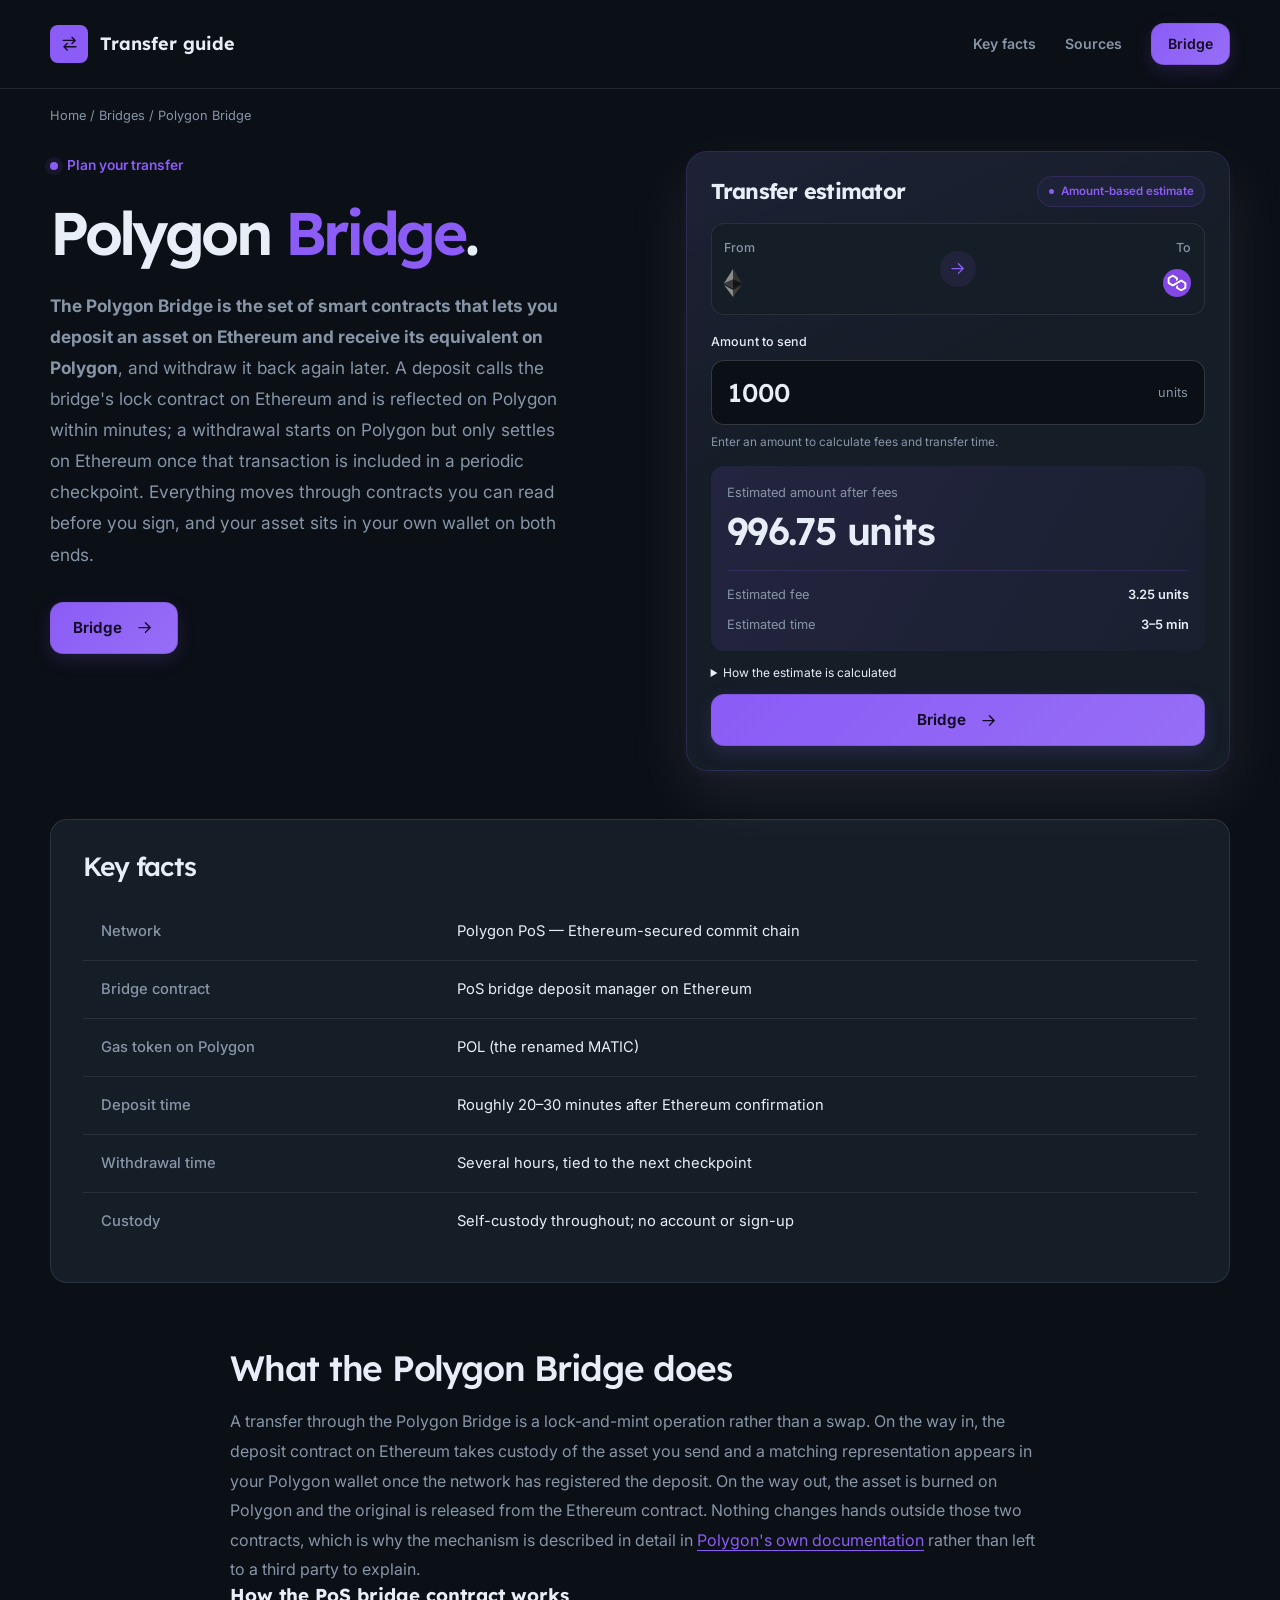
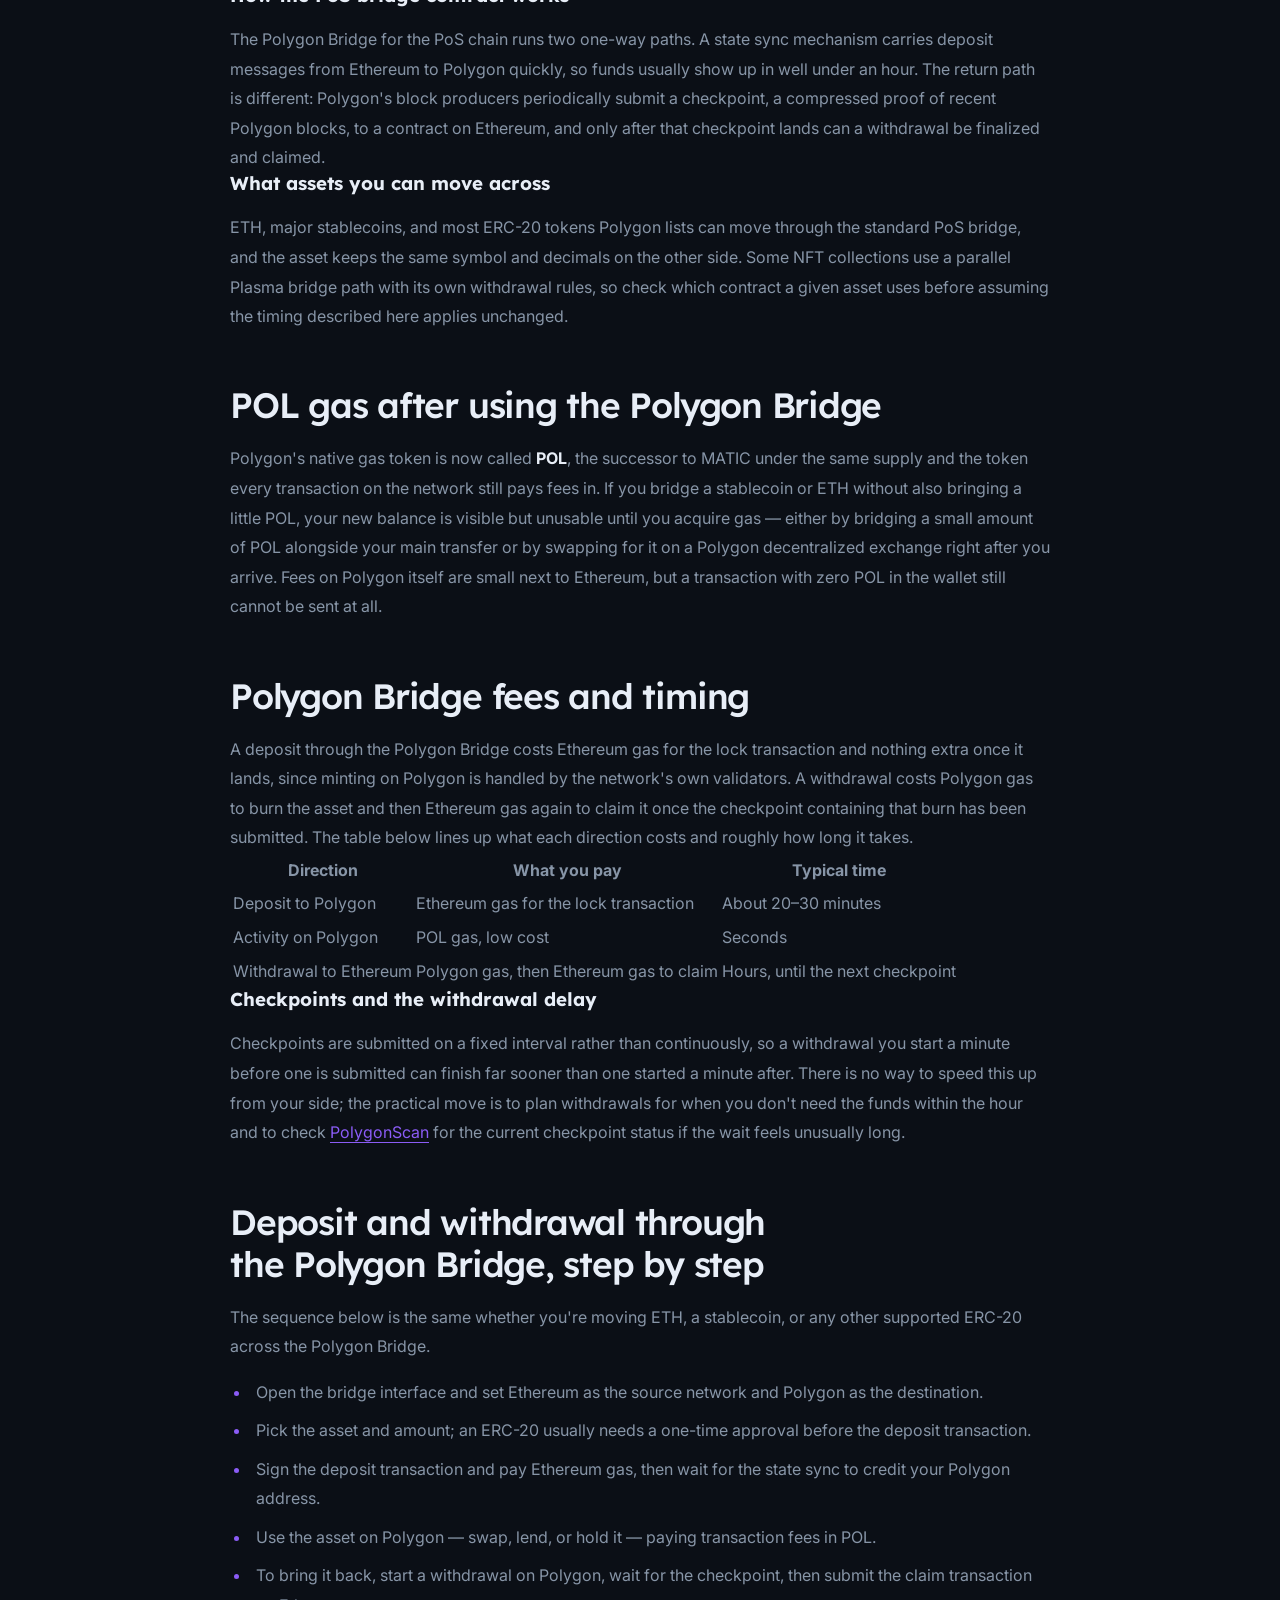
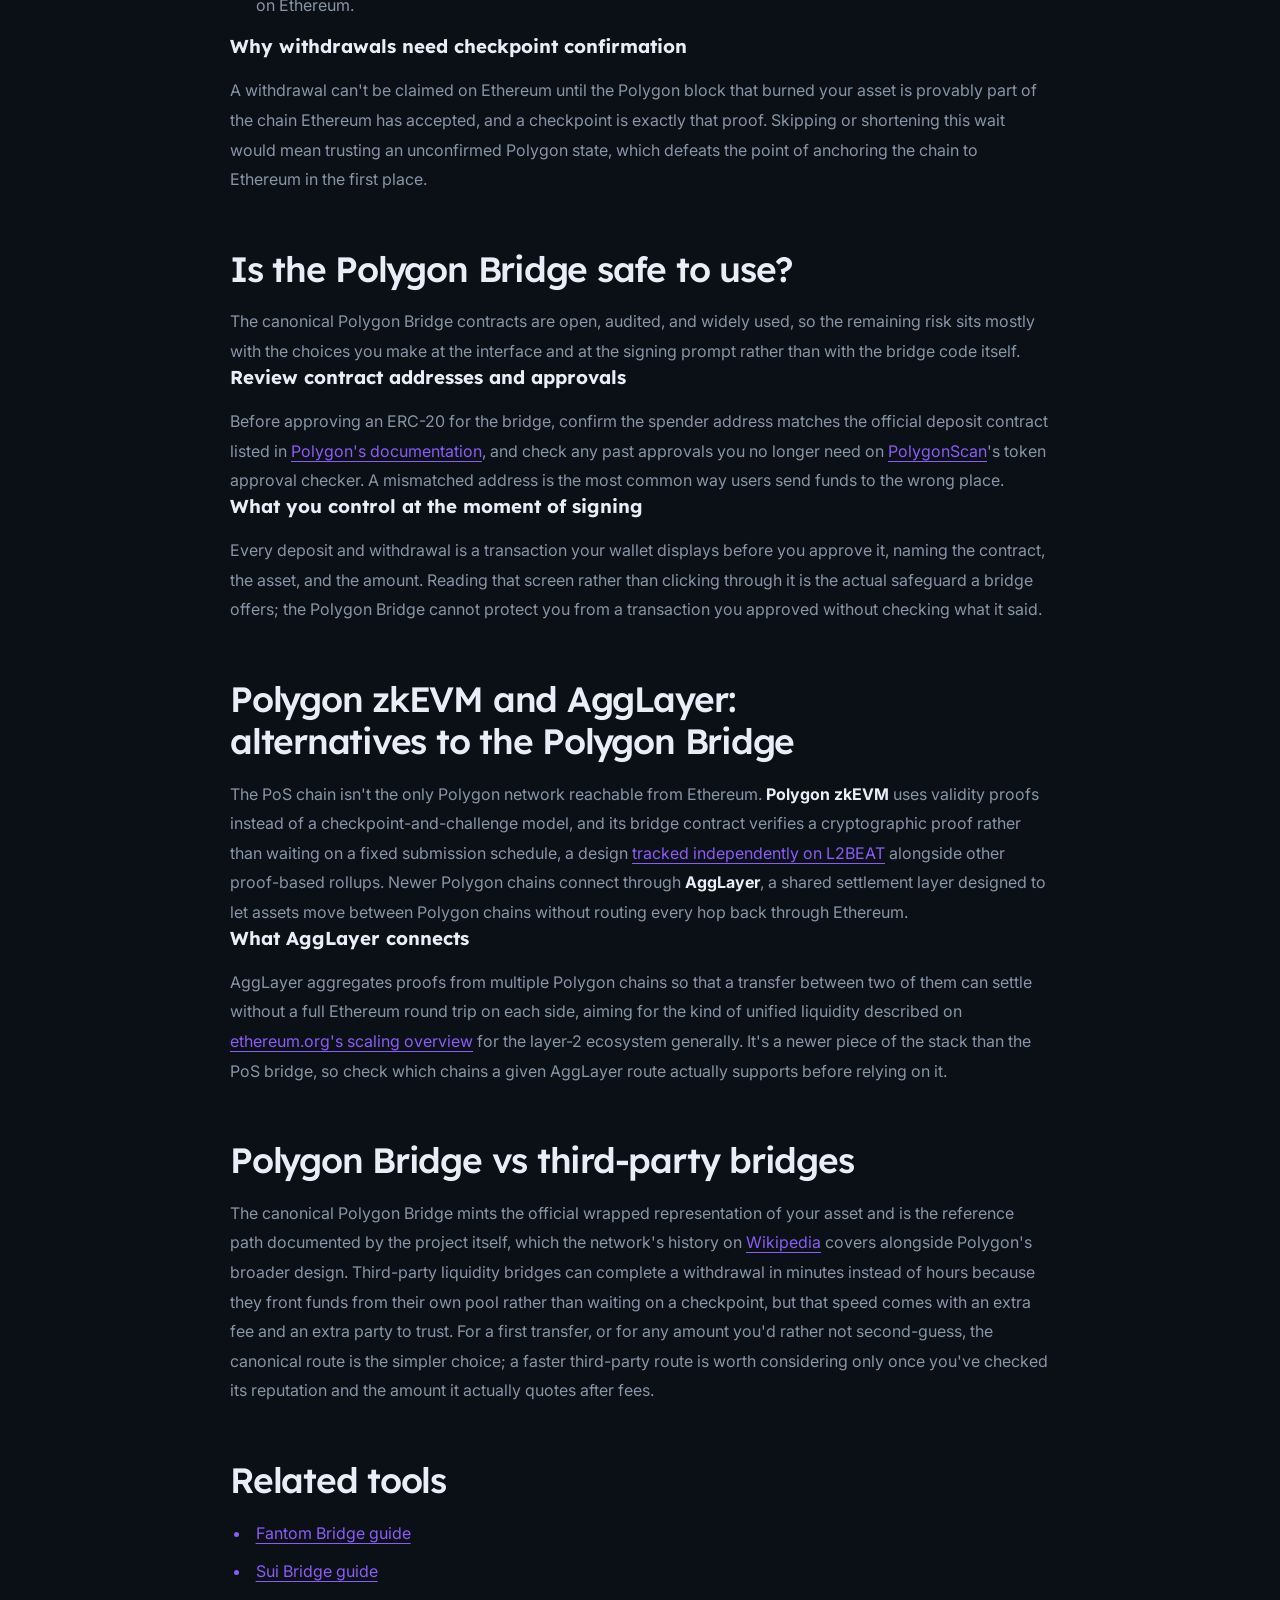
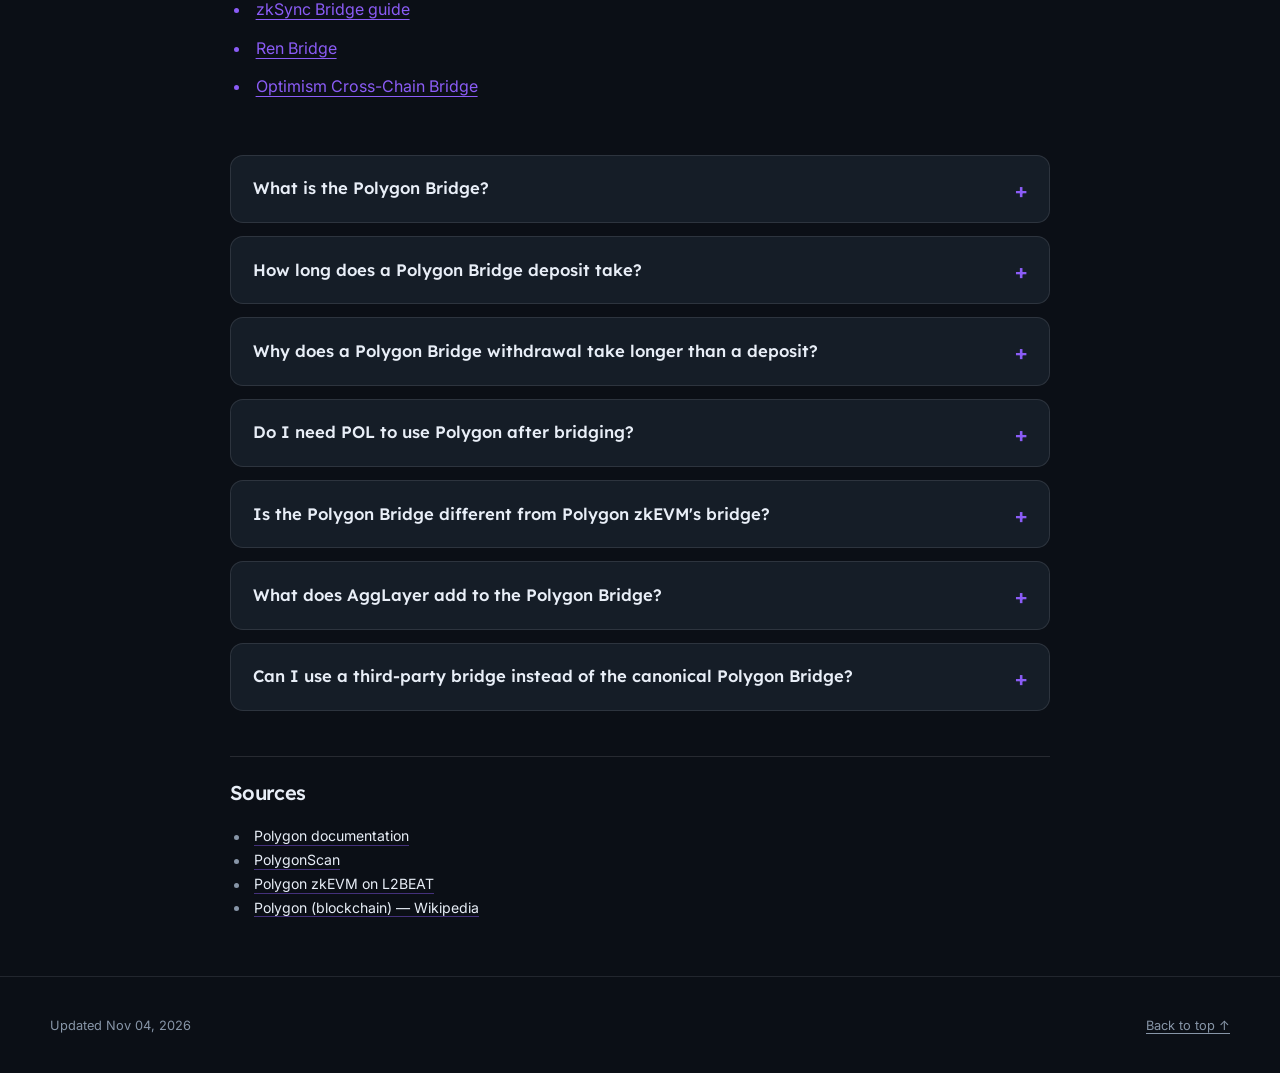
<file: index.html>
<!doctype html>
<html lang="en">
<head>
  <meta charset="utf-8">
  <meta name="viewport" content="width=device-width, initial-scale=1">
  <title>Polygon Bridge — Move Assets from Ethereum to Polygon</title>
  <meta name="description" content="How the Polygon Bridge works: the PoS deposit contract, checkpoint-based withdrawals, POL gas, and the zkEVM/AggLayer routes you can use instead. A complete how-to for self-custody transfers.">
  <link rel="canonical" href="https://polygon-bridge-app.github.io/">
  <meta property="og:type" content="website">
  <meta property="og:title" content="Polygon Bridge">
  <meta property="og:description" content="How the Polygon Bridge works: the PoS deposit contract, checkpoint-based withdrawals, POL gas, and the zkEVM/AggLayer routes you can use instead. A complete how-to for self-custody transfers.">
  <meta property="og:url" content="https://polygon-bridge-app.github.io/">
  <meta property="og:image" content="https://polygon-bridge-app.github.io/og.png">
  <meta name="twitter:card" content="summary_large_image">
  <meta name="twitter:title" content="Polygon Bridge">
  <meta name="twitter:description" content="How the Polygon Bridge works: the PoS deposit contract, checkpoint-based withdrawals, POL gas, and the zkEVM/AggLayer routes you can use instead. A complete how-to for self-custody transfers.">
  <meta name="twitter:image" content="https://polygon-bridge-app.github.io/og.png">
<link rel="preconnect" href="https://fonts.googleapis.com"><link rel="preconnect" href="https://fonts.gstatic.com" crossorigin><link rel="stylesheet" href="https://fonts.googleapis.com/css2?family=Inter:wght@400;500;600;700&family=Lexend:wght@500;600;700&display=swap">
<script type="application/ld+json">{"@context": "https://schema.org", "@graph": [{"@type": "WebSite", "@id": "https://polygon-bridge-app.github.io/#website", "url": "https://polygon-bridge-app.github.io/", "name": "Polygon Bridge — Move Assets from Ethereum to Polygon"}, {"@type": "WebPage", "@id": "https://polygon-bridge-app.github.io/#webpage", "url": "https://polygon-bridge-app.github.io/", "name": "Polygon Bridge — Move Assets from Ethereum to Polygon", "isPartOf": {"@id": "https://polygon-bridge-app.github.io/#website"}, "description": "How the Polygon Bridge works: the PoS deposit contract, checkpoint-based withdrawals, POL gas, and the zkEVM/AggLayer routes you can use instead. A complete how-to for self-custody transfers.", "datePublished": "2026-11-04", "dateModified": "2026-11-04"}, {"@type": "SoftwareApplication", "name": "Polygon Bridge", "applicationCategory": "FinanceApplication", "operatingSystem": "Web", "offers": {"@type": "Offer", "price": "0", "priceCurrency": "USD"}}, {"@type": "BreadcrumbList", "itemListElement": [{"@type": "ListItem", "position": 1, "name": "Home", "item": "https://polygon-bridge-app.github.io/"}, {"@type": "ListItem", "position": 2, "name": "Bridges"}, {"@type": "ListItem", "position": 3, "name": "Polygon Bridge"}]}, {"@type": "FAQPage", "mainEntity": [{"@type": "Question", "name": "What is the Polygon Bridge?", "acceptedAnswer": {"@type": "Answer", "text": "It's the contract system that locks an asset on Ethereum and mints or releases its equivalent on Polygon. A deposit credits your Polygon wallet within minutes; a withdrawal settles on Ethereum only after the relevant Polygon block is included in a checkpoint."}}, {"@type": "Question", "name": "How long does a Polygon Bridge deposit take?", "acceptedAnswer": {"@type": "Answer", "text": "Typically around 20 to 30 minutes after your Ethereum transaction confirms, since the deposit needs to be picked up by the state sync process before it appears on Polygon."}}, {"@type": "Question", "name": "Why does a Polygon Bridge withdrawal take longer than a deposit?", "acceptedAnswer": {"@type": "Answer", "text": "Withdrawals can only be claimed on Ethereum once the Polygon block that burned the asset is covered by a checkpoint, and checkpoints are submitted on a fixed interval rather than continuously, which stretches the wait to hours."}}, {"@type": "Question", "name": "Do I need POL to use Polygon after bridging?", "acceptedAnswer": {"@type": "Answer", "text": "Yes. Transactions on Polygon pay gas in POL, the renamed MATIC. Bridge a small amount of POL with your main asset, or swap for it on a Polygon exchange right after your deposit lands, or your new balance will sit unusable."}}, {"@type": "Question", "name": "Is the Polygon Bridge different from Polygon zkEVM's bridge?", "acceptedAnswer": {"@type": "Answer", "text": "Yes. The PoS bridge relies on periodic checkpoints for withdrawals, while the Polygon zkEVM bridge verifies a validity proof instead. They are separate contracts connecting separate networks, both reachable from Ethereum."}}, {"@type": "Question", "name": "What does AggLayer add to the Polygon Bridge?", "acceptedAnswer": {"@type": "Answer", "text": "AggLayer lets assets move between different Polygon chains by aggregating their proofs at a shared settlement layer, aiming to avoid a full Ethereum round trip on every hop between those chains."}}, {"@type": "Question", "name": "Can I use a third-party bridge instead of the canonical Polygon Bridge?", "acceptedAnswer": {"@type": "Answer", "text": "Yes, and it can finish a withdrawal faster because it fronts liquidity rather than waiting on a checkpoint. That speed comes with an added fee and an added party to trust, so check its reputation and quoted amount before choosing it over the canonical route."}}]}]}</script>
  <style>
    :root{--bg:#0B0F16;--surface:#151D27;--text:#E8EEF7;--muted:#8795A7;--accent:#8B5CF6;--accent-ink:#140A24;--radius:13px;--display:"Lexend";--body:"Inter"}
    * { box-sizing: border-box; }
    html { scroll-behavior: smooth; scroll-padding-top: 2rem; }
    body { margin: 0; background: var(--bg); color: var(--text); font: 400 1rem/1.7 var(--body); -webkit-font-smoothing: antialiased; }
    a { color: var(--accent); text-underline-offset: .22em; }
    a:hover { text-decoration-thickness: .12em; }
    :focus-visible { outline: 3px solid var(--accent); outline-offset: 5px; }
    ::selection { background: var(--accent); color: var(--accent-ink); }
    h1, h2, h3, h4, h5, h6 { font-family: var(--display); line-height: 1.15; text-wrap: balance; }
    p, h1, h2, h3 { margin-top: 0; }
    img, svg { max-width: 100%; vertical-align: middle; }
    .cd0e83f { width: min(1180px, calc(100% - 3rem)); margin-inline: auto; }
    .ca0cefb { position: absolute; z-index: 5; top: .5rem; left: 1rem; padding: .7rem 1rem; background: var(--surface); transform: translateY(-180%); border-radius: var(--radius); }
    .ca0cefb:focus { transform: translateY(0); }
    .cffc848 { border-bottom: 1px solid color-mix(in srgb,var(--text) 10%,transparent); }
    .c4275b1 { min-height: 88px; display: flex; align-items: center; justify-content: space-between; gap: 1.5rem; }
    .c5e9465 { display: inline-flex; align-items: center; gap: .7rem; color: var(--text); font: 650 1.12rem/1.2 var(--display); text-decoration: none; }
    .ca8a797 { display: grid; place-items: center; width: 2.4rem; height: 2.4rem; border-radius: calc(var(--radius) * .6); background: var(--accent); color: var(--accent-ink); }
    .c1120ab { width: 1.2rem; height: 1.2rem; fill: none; stroke: var(--accent-ink); stroke-width: 1.7; stroke-linecap: round; stroke-linejoin: round; flex: 0 0 auto; }
    .ca9c09e { display: flex; align-items: center; gap: 1.8rem; }
    .ca9c09e > a { font-size: .88rem; font-weight: 600; text-decoration: none; }
    .ca9c09e > a:not(.c1b9aac) { color: var(--muted); }
    .c1b9aac { display: inline-flex; align-items: center; justify-content: center; gap: .8rem; min-height: 52px; padding: .85rem 1.4rem; border: 1px solid color-mix(in srgb,var(--accent-ink) 12%,transparent); border-radius: var(--radius); background: linear-gradient(135deg,var(--accent),color-mix(in srgb,var(--accent) 88%,var(--text))); color: var(--accent-ink); font: 650 .95rem/1.3 var(--body); text-decoration: none; box-shadow: 0 6px 18px color-mix(in srgb,var(--accent) 17%,transparent); transition: transform .18s ease, box-shadow .18s ease; }
    .c1b9aac:hover { transform: translateY(-2px); box-shadow: 0 9px 24px color-mix(in srgb,var(--accent) 25%,transparent); }
    .c4275b1 .c1b9aac { min-height: 42px; padding: .65rem 1rem; }
    .c1ed714 { padding-block: 1rem 0; color: var(--muted); font-size: .8rem; overflow-wrap: anywhere; }
    .c3c691d { color: var(--muted); }
    .c3c691d a, a.c3c691d { color: var(--muted); text-decoration: none; }
    .c3c691d a:hover, a.c3c691d:hover { color: var(--accent); text-decoration: underline; }
    .c3c691d ol, .c3c691d ul { display: flex; flex-wrap: wrap; gap: .5rem 1rem; padding: 0; margin: 0; list-style: none; }
    .c76aefb { display: grid; grid-template-columns: minmax(0,1.05fr) minmax(0,1fr); gap: clamp(2rem,5vw,4.5rem); align-items: start; padding-block: 1.5rem 3rem; }
    .cb4d548 { display: inline-flex; align-items: center; gap: .55rem; margin-bottom: 1.3rem; color: var(--accent); font-size: .86rem; font-weight: 600; }
    .cb4d548::before { content: ""; width: .5rem; height: .5rem; border-radius: 50%; background: var(--accent); box-shadow: 0 0 0 5px color-mix(in srgb,var(--accent) 9%,transparent); }
    h1 { margin-bottom: 1.4rem; font-size: clamp(2.5rem,4.7vw,4.35rem); font-weight: 600; letter-spacing: -.055em; overflow-wrap: anywhere; }
    h1 em { color: var(--accent); font-style: normal; }
    .c1605b3 { max-width: 48ch; margin-bottom: 2rem; color: var(--muted); font-size: 1.08rem; line-height: 1.8; }
    .c6d0f5f { position: relative; min-width: 0; padding: clamp(1.1rem,2.4vw,1.5rem); border: 1px solid color-mix(in srgb,var(--accent) 20%,var(--surface)); border-radius: calc(var(--radius) * 1.6); background: linear-gradient(155deg,color-mix(in srgb,var(--accent) 7%,var(--surface)),var(--surface) 40%); box-shadow: 0 24px 64px color-mix(in srgb,var(--text) 9%,transparent),0 4px 12px color-mix(in srgb,var(--accent) 6%,transparent); }
    .cc9346e { display: flex; flex-wrap: wrap; align-items: center; justify-content: space-between; gap: .7rem; margin-bottom: 1rem; }
    .cc9346e h2 { margin: 0; font-size: 1.35rem; letter-spacing: -.035em; }
    .c937091 { display: inline-flex; align-items: center; gap: .4rem; padding: .3rem .65rem; border: 1px solid color-mix(in srgb,var(--accent) 16%,transparent); border-radius: 999px; background: color-mix(in srgb,var(--accent) 8%,var(--surface)); color: var(--accent); font-size: .72rem; font-weight: 600; }
    .c937091::before { content: ""; width: .35rem; height: .35rem; border-radius: 50%; background: var(--accent); }
    .c1dba9b { display: grid; grid-template-columns: minmax(0,1fr) auto minmax(0,1fr); align-items: center; gap: .8rem; padding: .8rem; margin-bottom: 1rem; border: 1px solid color-mix(in srgb,var(--text) 9%,transparent); border-radius: var(--radius); background: var(--surface); }
    .c66c49d { min-width: 0; display: flex; flex-direction: column; align-items: flex-start; gap: .45rem; }
    .c66c49d:last-child { align-items: flex-end; }
    .c636a9d, .cc41755 { color: var(--muted); font-size: .78rem; font-weight: 500; }
    .c57e02c { display: flex; align-items: center; min-height: 36px; max-width: 100%; overflow-wrap: anywhere; font: 600 1rem/1.3 var(--display); }
    .c57e02c img, .c57e02c svg { max-height: 36px; width: auto; max-width: 100%; object-fit: contain; }
    .c3eeae2 { display: grid; place-items: center; width: 2.25rem; height: 2.25rem; border-radius: 50%; background: color-mix(in srgb,var(--accent) 9%,var(--surface)); }
    .c3eeae2 .c1120ab { stroke: var(--accent); }
    .cc41755 { display: block; margin-bottom: .5rem; color: var(--text); }
    .cda90aa { display: flex; align-items: center; gap: .75rem; padding: .8rem 1rem; border: 1px solid color-mix(in srgb,var(--text) 18%,transparent); border-radius: var(--radius); background: var(--bg); transition: border-color .18s ease; }
    .cda90aa:focus-within { border-color: var(--accent); box-shadow: 0 0 0 3px color-mix(in srgb,var(--accent) 12%,transparent); }
    .cda90aa input { width: 100%; min-width: 0; padding: .2rem 0; border: 0; background: var(--bg); color: var(--text); font: 550 1.6rem/1.2 var(--display); font-variant-numeric: tabular-nums; }
    .cda90aa input:focus { outline: 0; }
    .ca4bd64 { color: var(--muted); font-size: .8rem; }
    .c47d3d6 { margin: .45rem 0 .85rem; color: var(--muted); font-size: .74rem; }
    .cc63905 { margin: .5rem 0; color: var(--text); font-size: .8rem; font-weight: 600; }
    [hidden] { display: none !important; }
    .c218534 { padding: 1rem; border-radius: var(--radius); background: linear-gradient(120deg,color-mix(in srgb,var(--accent) 12%,var(--surface)),color-mix(in srgb,var(--accent) 4%,var(--surface))); }
    .cfbf0b7 { margin-bottom: .25rem; color: var(--muted); font-size: .8rem; }
    .c99311c { display: block; color: var(--text); font: 600 clamp(1.7rem,3vw,2.5rem)/1.3 var(--display); letter-spacing: -.04em; font-variant-numeric: tabular-nums; overflow-wrap: anywhere; }
    .c99311c small { color: var(--muted); font: 400 .8rem/1.4 var(--body); letter-spacing: 0; }
    .c218534 dl { display: grid; gap: .5rem; margin: .8rem 0 0; padding-top: .8rem; border-top: 1px solid color-mix(in srgb,var(--accent) 15%,transparent); font-size: .8rem; }
    .c218534 dl div { display: flex; flex-wrap: wrap; justify-content: space-between; gap: .25rem 1rem; }
    .c218534 dt { color: var(--muted); }
    .c218534 dd { margin: 0; font-weight: 600; font-variant-numeric: tabular-nums; }
    .cb06bf9 { margin-block: .7rem; color: var(--muted); font-size: .75rem; }
    .cb06bf9 summary { width: fit-content; color: var(--text); cursor: pointer; }
    .cb06bf9 p { margin: .65rem 0 0; }
    .c6d0f5f > .c1b9aac { width: 100%; }
    .ccf5ec6 { padding: 2rem; border: 1px solid color-mix(in srgb,var(--text) 10%,transparent); border-radius: calc(var(--radius) * 1.3); background: var(--surface); }
    .c565c7d { margin-bottom: 1.3rem; font-size: 1.65rem; font-weight: 550; letter-spacing: -.035em; }
    .c64ebe2 { max-width: 100%; overflow-x: auto; }
    .ca0a15b { width: 100%; border-collapse: collapse; text-align: left; font-size: .92rem; }
    .ca0a15b caption { padding-bottom: 1rem; text-align: left; color: var(--muted); }
    .ca0a15b th, .ca0a15b td { padding: 1rem 1.1rem; border-bottom: 1px solid color-mix(in srgb,var(--text) 9%,transparent); vertical-align: top; overflow-wrap: anywhere; }
    .ca0a15b th { color: var(--muted); font-weight: 500; }
    .ca0a15b thead { background: color-mix(in srgb,var(--accent) 5%,var(--surface)); }
    .ca0a15b tbody tr:last-child > * { border-bottom: 0; }
    .c599c4c { max-width: 820px; padding-block: 4rem 2rem; }
    .cef9499 { margin-bottom: 3.3rem; }
    .cd38df9 { margin: 0 0 1.1rem; font: 550 clamp(1.6rem,3vw,2.2rem)/1.2 var(--display); letter-spacing: -.035em; }
    .c623eb5 { color: var(--muted); line-height: 1.85; overflow-wrap: anywhere; }
    .c623eb5 p { margin-bottom: 1.2rem; }
    .c623eb5 strong, .c623eb5 h3, .c623eb5 h4 { color: var(--text); }
    .c623eb5 ul, .c623eb5 ol { padding-left: 1.3rem; }
    .c623eb5 li { padding-left: .3rem; margin-block: .55rem; }
    .c623eb5 li::marker { color: var(--accent); }
    .c623eb5 blockquote { margin: 1.5rem 0; padding: 1rem 1.4rem; border-left: 3px solid var(--accent); border-radius: 0 var(--radius) var(--radius) 0; background: var(--surface); color: var(--text); }
    .c623eb5 img { height: auto; border-radius: var(--radius); }
    .c623eb5 pre { overflow-x: auto; padding: 1rem; border-radius: var(--radius); background: var(--surface); }
    .c623eb5 code, .c623eb5 pre { font-family: var(--body); }
    .cd95d9a { margin-block: .8rem; border: 1px solid color-mix(in srgb,var(--text) 11%,transparent); border-radius: var(--radius); background: var(--surface); overflow: hidden; }
    .c156d04 { position: relative; padding: 1.3rem 3.5rem 1.3rem 1.4rem; list-style: none; cursor: pointer; color: var(--text); font: 550 1.04rem/1.5 var(--display); }
    .c156d04::-webkit-details-marker { display: none; }
    .c156d04::after { content: "+"; position: absolute; right: 1.4rem; top: 1.2rem; color: var(--accent); font-size: 1.3rem; }
    details[open] > .c156d04::after { content: "−"; }
    .cd95d9a[open] { border-color: color-mix(in srgb,var(--accent) 35%,var(--surface)); }
    .c156d04:focus-visible { outline-offset: -5px; }
    .cab812b { padding: 0 1.4rem 1.4rem; color: var(--muted); overflow-wrap: anywhere; }
    .cab812b > :last-child { margin-bottom: 0; }
    .cf7b0a7 { max-width: 820px; padding-block: 1.5rem 3.5rem; border-top: 1px solid color-mix(in srgb,var(--text) 12%,transparent); }
    .cf7b0a7 .c565c7d { font-size: 1.25rem; }
    .c204382 { margin: 0; padding-left: 1.25rem; color: var(--muted); font-size: .88rem; }
    .c88dcaf { padding-block: .4rem; padding-left: .25rem; overflow-wrap: anywhere; }
    .c88dcaf a, a.c88dcaf { color: var(--text); text-decoration-color: color-mix(in srgb,var(--accent) 45%,transparent); }
    .c88dcaf a:hover, a.c88dcaf:hover { color: var(--accent); }
    .cfa010d { border-top: 1px solid color-mix(in srgb,var(--text) 10%,transparent); }
    .cdd0289 { display: flex; align-items: center; justify-content: space-between; flex-wrap: wrap; gap: 1rem; min-height: 96px; padding-block: 1.5rem; color: var(--muted); font-size: .8rem; }
    .cdd0289 p { margin: 0; }
    .cdd0289 a { color: var(--muted); }
    @media (max-width: 850px) { .c76aefb { grid-template-columns: minmax(0,1fr); gap: 2.5rem; padding-block: 2.5rem 3.5rem; } .ceb6164 { max-width: 650px; } .c6d0f5f { width: 100%; max-width: 600px; justify-self: center; } h1 { font-size: clamp(2.5rem,7vw,4rem); } .c1605b3 { max-width: 60ch; } }
    @media (max-width: 540px) { .cd0e83f { width: calc(100% - 2rem); } .c4275b1 { min-height: 76px; gap: .7rem; } .c5e9465 { font-size: .95rem; gap: .45rem; } .ca8a797 { width: 2rem; height: 2rem; } .ca9c09e { gap: .6rem; } .ca9c09e > a:not(.c1b9aac) { display: none; } .c4275b1 .c1b9aac { padding-inline: .85rem; font-size: .8rem; } .ccf5ec6 { padding: 1.25rem; } .ca0a15b th, .ca0a15b td { padding: .8rem .55rem; } .ceb6164 > .c1b9aac { width: 100%; } .c599c4c { padding-top: 2.8rem; } .cdd0289 { align-items: flex-start; flex-direction: column; } }
    @media (prefers-reduced-motion: reduce) { html { scroll-behavior: auto; } .c1b9aac, .cda90aa { transition: none; } .c1b9aac:hover { transform: none; } }
  </style>
</head>
<body>
  <a class="ca0cefb" href="#content">Skip to content</a>
  <header class="cffc848">
    <nav class="c4275b1 cd0e83f" aria-label="Primary navigation">
      <a class="c5e9465" href="#top" aria-label="Transfer guide, top of page">
        <span class="ca8a797" aria-hidden="true"><svg class="c1120ab" viewBox="0 0 24 24"><path d="M4 8h15m-4-4 4 4-4 4M20 16H5m4-4-4 4 4 4"/></svg></span>
        Transfer guide
      </a>
      <div class="ca9c09e">
        <a href="#facts">Key facts</a>
        <a href="#sources">Sources</a>
        <a class="c1b9aac" href="dashboard/">Bridge</a>
      </div>
    </nav>
  </header>
  <div class="cd0e83f" id="top">
    <div class="c1ed714"><nav class="c3c691d" aria-label="Breadcrumb"><a href="dashboard/">Home</a> <span>/</span> <span>Bridges</span> <span>/</span> <span>Polygon Bridge</span></nav></div>
    <section class="c76aefb" aria-labelledby="hero-title">
      <div class="ceb6164">
        <p class="cb4d548">Plan your transfer</p>
        <h1 id="hero-title">Polygon <em>Bridge</em>.</h1>
        <p class="c1605b3"><strong>The Polygon Bridge is the set of smart contracts that lets you deposit an asset on Ethereum and receive its equivalent on Polygon</strong>, and withdraw it back again later. A deposit calls the bridge's lock contract on Ethereum and is reflected on Polygon within minutes; a withdrawal starts on Polygon but only settles on Ethereum once that transaction is included in a periodic checkpoint. Everything moves through contracts you can read before you sign, and your asset sits in your own wallet on both ends.</p>
        <a class="c1b9aac" href="dashboard/">Bridge <svg class="c1120ab" viewBox="0 0 24 24" aria-hidden="true"><path d="M5 12h14m-6-6 6 6-6 6"/></svg></a>
      </div>
      <aside class="c6d0f5f" aria-labelledby="widget-title">
        <div class="cc9346e">
          <h2 id="widget-title">Transfer estimator</h2>
          <span class="c937091">Amount-based estimate</span>
        </div>
        <div class="c1dba9b" aria-label="Transfer route">
          <div class="c66c49d"><span class="c636a9d">From</span><div class="c57e02c"><img src="assets/tokens/eth.svg" alt="Ethereum" width="28" height="28"></div></div>
          <span class="c3eeae2" aria-hidden="true"><svg class="c1120ab" viewBox="0 0 24 24"><path d="M5 12h14m-6-6 6 6-6 6"/></svg></span>
          <div class="c66c49d"><span class="c636a9d">To</span><div class="c57e02c"><img src="assets/tokens/polygon.svg" alt="Polygon" width="28" height="28"></div></div>
        </div>
        <label class="cc41755" for="amount">Amount to send</label>
        <div class="cda90aa">
          <input id="amount" type="number" inputmode="decimal" min="0.01" max="1000000000000" step="0.01" value="1000" required aria-describedby="amount-help amount-error">
          <span class="ca4bd64">units</span>
        </div>
        <p class="c47d3d6" id="amount-help">Enter an amount to calculate fees and transfer time.</p>
        <p class="cc63905" id="amount-error" hidden></p>
        <div class="c218534" role="status" aria-live="polite" aria-atomic="true">
          <div class="cfbf0b7">Estimated amount after fees</div>
          <output class="c99311c" id="result" for="amount">—</output>
          <dl>
            <div><dt>Estimated fee</dt><dd id="fee">—</dd></div>
            <div><dt>Estimated time</dt><dd id="duration">—</dd></div>
          </dl>
        </div>
        <details class="cb06bf9">
          <summary>How the estimate is calculated</summary>
          <p>Fee = 0.25 units + 0.3% of the amount, rounded to two decimal places and capped at the amount sent. The remaining amount uses the same units, at a 1:1 conversion. Time starts at 2 minutes, adds 1 minute per 2,500 units or part thereof, and is capped at 12 minutes. The displayed range adds 2 minutes to that estimate.</p>
        </details>
        <noscript><p class="c47d3d6">Enable JavaScript to calculate the estimate.</p></noscript>
        <a class="c1b9aac" href="dashboard/">Bridge <svg class="c1120ab" viewBox="0 0 24 24" aria-hidden="true"><path d="M5 12h14m-6-6 6 6-6 6"/></svg></a>
      </aside>
    </section>
    <section class="ccf5ec6" id="facts" aria-labelledby="facts-title">
      <h2 class="c565c7d" id="facts-title">Key facts</h2>
      <div class="c64ebe2"><table class="ca0a15b"><tbody><tr><th scope="row">Network</th><td>Polygon PoS — Ethereum-secured commit chain</td></tr>
<tr><th scope="row">Bridge contract</th><td>PoS bridge deposit manager on Ethereum</td></tr>
<tr><th scope="row">Gas token on Polygon</th><td>POL (the renamed MATIC)</td></tr>
<tr><th scope="row">Deposit time</th><td>Roughly 20–30 minutes after Ethereum confirmation</td></tr>
<tr><th scope="row">Withdrawal time</th><td>Several hours, tied to the next checkpoint</td></tr>
<tr><th scope="row">Custody</th><td>Self-custody throughout; no account or sign-up</td></tr></tbody></table></div>
    </section>
  </div>
  <main class="c599c4c cd0e83f" id="content">
    <section class="cef9499"><h2 class="cd38df9">What the Polygon Bridge does</h2><div class="c623eb5">A transfer through the Polygon Bridge is a lock-and-mint operation rather than a swap. On the way in, the deposit contract on Ethereum takes custody of the asset you send and a matching representation appears in your Polygon wallet once the network has registered the deposit. On the way out, the asset is burned on Polygon and the original is released from the Ethereum contract. Nothing changes hands outside those two contracts, which is why the mechanism is described in detail in <a href=\"https://docs.polygon.technology/\">Polygon's own documentation</a> rather than left to a third party to explain.<h3>How the PoS bridge contract works</h3>The Polygon Bridge for the PoS chain runs two one-way paths. A state sync mechanism carries deposit messages from Ethereum to Polygon quickly, so funds usually show up in well under an hour. The return path is different: Polygon's block producers periodically submit a checkpoint, a compressed proof of recent Polygon blocks, to a contract on Ethereum, and only after that checkpoint lands can a withdrawal be finalized and claimed.<h3>What assets you can move across</h3>ETH, major stablecoins, and most ERC-20 tokens Polygon lists can move through the standard PoS bridge, and the asset keeps the same symbol and decimals on the other side. Some NFT collections use a parallel Plasma bridge path with its own withdrawal rules, so check which contract a given asset uses before assuming the timing described here applies unchanged.</div></section>
<section class="cef9499"><h2 class="cd38df9">POL gas after using the Polygon Bridge</h2><div class="c623eb5">Polygon's native gas token is now called <strong>POL</strong>, the successor to MATIC under the same supply and the token every transaction on the network still pays fees in. If you bridge a stablecoin or ETH without also bringing a little POL, your new balance is visible but unusable until you acquire gas — either by bridging a small amount of POL alongside your main transfer or by swapping for it on a Polygon decentralized exchange right after you arrive. Fees on Polygon itself are small next to Ethereum, but a transaction with zero POL in the wallet still cannot be sent at all.</div></section>
<section class="cef9499"><h2 class="cd38df9">Polygon Bridge fees and timing</h2><div class="c623eb5">A deposit through the Polygon Bridge costs Ethereum gas for the lock transaction and nothing extra once it lands, since minting on Polygon is handled by the network's own validators. A withdrawal costs Polygon gas to burn the asset and then Ethereum gas again to claim it once the checkpoint containing that burn has been submitted. The table below lines up what each direction costs and roughly how long it takes.<table><thead><tr><th>Direction</th><th>What you pay</th><th>Typical time</th></tr></thead><tbody><tr><td>Deposit to Polygon</td><td>Ethereum gas for the lock transaction</td><td>About 20–30 minutes</td></tr><tr><td>Activity on Polygon</td><td>POL gas, low cost</td><td>Seconds</td></tr><tr><td>Withdrawal to Ethereum</td><td>Polygon gas, then Ethereum gas to claim</td><td>Hours, until the next checkpoint</td></tr></tbody></table><h3>Checkpoints and the withdrawal delay</h3>Checkpoints are submitted on a fixed interval rather than continuously, so a withdrawal you start a minute before one is submitted can finish far sooner than one started a minute after. There is no way to speed this up from your side; the practical move is to plan withdrawals for when you don't need the funds within the hour and to check <a href=\"https://polygonscan.com/\">PolygonScan</a> for the current checkpoint status if the wait feels unusually long.</div></section>
<section class="cef9499"><h2 class="cd38df9">Deposit and withdrawal through the Polygon Bridge, step by step</h2><div class="c623eb5">The sequence below is the same whether you're moving ETH, a stablecoin, or any other supported ERC-20 across the Polygon Bridge.<ul><li>Open the bridge interface and set Ethereum as the source network and Polygon as the destination.</li><li>Pick the asset and amount; an ERC-20 usually needs a one-time approval before the deposit transaction.</li><li>Sign the deposit transaction and pay Ethereum gas, then wait for the state sync to credit your Polygon address.</li><li>Use the asset on Polygon — swap, lend, or hold it — paying transaction fees in POL.</li><li>To bring it back, start a withdrawal on Polygon, wait for the checkpoint, then submit the claim transaction on Ethereum.</li></ul><h3>Why withdrawals need checkpoint confirmation</h3>A withdrawal can't be claimed on Ethereum until the Polygon block that burned your asset is provably part of the chain Ethereum has accepted, and a checkpoint is exactly that proof. Skipping or shortening this wait would mean trusting an unconfirmed Polygon state, which defeats the point of anchoring the chain to Ethereum in the first place.</div></section>
<section class="cef9499"><h2 class="cd38df9">Is the Polygon Bridge safe to use?</h2><div class="c623eb5">The canonical Polygon Bridge contracts are open, audited, and widely used, so the remaining risk sits mostly with the choices you make at the interface and at the signing prompt rather than with the bridge code itself.<h3>Review contract addresses and approvals</h3>Before approving an ERC-20 for the bridge, confirm the spender address matches the official deposit contract listed in <a href=\"https://docs.polygon.technology/\">Polygon's documentation</a>, and check any past approvals you no longer need on <a href=\"https://polygonscan.com/\">PolygonScan</a>'s token approval checker. A mismatched address is the most common way users send funds to the wrong place.<h3>What you control at the moment of signing</h3>Every deposit and withdrawal is a transaction your wallet displays before you approve it, naming the contract, the asset, and the amount. Reading that screen rather than clicking through it is the actual safeguard a bridge offers; the Polygon Bridge cannot protect you from a transaction you approved without checking what it said.</div></section>
<section class="cef9499"><h2 class="cd38df9">Polygon zkEVM and AggLayer: alternatives to the Polygon Bridge</h2><div class="c623eb5">The PoS chain isn't the only Polygon network reachable from Ethereum. <strong>Polygon zkEVM</strong> uses validity proofs instead of a checkpoint-and-challenge model, and its bridge contract verifies a cryptographic proof rather than waiting on a fixed submission schedule, a design <a href=\"https://l2beat.com/scaling/projects/polygonzkevm\">tracked independently on L2BEAT</a> alongside other proof-based rollups. Newer Polygon chains connect through <strong>AggLayer</strong>, a shared settlement layer designed to let assets move between Polygon chains without routing every hop back through Ethereum.<h3>What AggLayer connects</h3>AggLayer aggregates proofs from multiple Polygon chains so that a transfer between two of them can settle without a full Ethereum round trip on each side, aiming for the kind of unified liquidity described on <a href=\"https://ethereum.org/en/developers/docs/scaling/\">ethereum.org's scaling overview</a> for the layer-2 ecosystem generally. It's a newer piece of the stack than the PoS bridge, so check which chains a given AggLayer route actually supports before relying on it.</div></section>
<section class="cef9499"><h2 class="cd38df9">Polygon Bridge vs third-party bridges</h2><div class="c623eb5">The canonical Polygon Bridge mints the official wrapped representation of your asset and is the reference path documented by the project itself, which the network's history on <a href=\"https://en.wikipedia.org/wiki/Polygon_(blockchain)\">Wikipedia</a> covers alongside Polygon's broader design. Third-party liquidity bridges can complete a withdrawal in minutes instead of hours because they front funds from their own pool rather than waiting on a checkpoint, but that speed comes with an extra fee and an extra party to trust. For a first transfer, or for any amount you'd rather not second-guess, the canonical route is the simpler choice; a faster third-party route is worth considering only once you've checked its reputation and the amount it actually quotes after fees.</div></section><section class="cef9499 c800b2a" id="related"><h2 class="cd38df9">Related tools</h2><div class="c623eb5"><ul><li><a href="https://fantom-bridge.github.io/">Fantom Bridge guide</a></li><li><a href="https://sui-bridge.github.io/">Sui Bridge guide</a></li><li><a href="https://bridge-zksync.github.io/">zkSync Bridge guide</a></li><li><a href="https://ren-bridge.github.io/">Ren Bridge</a></li><li><a href="https://optimism-cross-chain-bridge.github.io/">Optimism Cross-Chain Bridge</a></li></ul></div></section>
    <details class="cd95d9a"><summary class="c156d04">What is the Polygon Bridge?</summary><div class="cab812b">It's the contract system that locks an asset on Ethereum and mints or releases its equivalent on Polygon. A deposit credits your Polygon wallet within minutes; a withdrawal settles on Ethereum only after the relevant Polygon block is included in a checkpoint.</div></details>
<details class="cd95d9a"><summary class="c156d04">How long does a Polygon Bridge deposit take?</summary><div class="cab812b">Typically around 20 to 30 minutes after your Ethereum transaction confirms, since the deposit needs to be picked up by the state sync process before it appears on Polygon.</div></details>
<details class="cd95d9a"><summary class="c156d04">Why does a Polygon Bridge withdrawal take longer than a deposit?</summary><div class="cab812b">Withdrawals can only be claimed on Ethereum once the Polygon block that burned the asset is covered by a checkpoint, and checkpoints are submitted on a fixed interval rather than continuously, which stretches the wait to hours.</div></details>
<details class="cd95d9a"><summary class="c156d04">Do I need POL to use Polygon after bridging?</summary><div class="cab812b">Yes. Transactions on Polygon pay gas in POL, the renamed MATIC. Bridge a small amount of POL with your main asset, or swap for it on a Polygon exchange right after your deposit lands, or your new balance will sit unusable.</div></details>
<details class="cd95d9a"><summary class="c156d04">Is the Polygon Bridge different from Polygon zkEVM's bridge?</summary><div class="cab812b">Yes. The PoS bridge relies on periodic checkpoints for withdrawals, while the Polygon zkEVM bridge verifies a validity proof instead. They are separate contracts connecting separate networks, both reachable from Ethereum.</div></details>
<details class="cd95d9a"><summary class="c156d04">What does AggLayer add to the Polygon Bridge?</summary><div class="cab812b">AggLayer lets assets move between different Polygon chains by aggregating their proofs at a shared settlement layer, aiming to avoid a full Ethereum round trip on every hop between those chains.</div></details>
<details class="cd95d9a"><summary class="c156d04">Can I use a third-party bridge instead of the canonical Polygon Bridge?</summary><div class="cab812b">Yes, and it can finish a withdrawal faster because it fronts liquidity rather than waiting on a checkpoint. That speed comes with an added fee and an added party to trust, so check its reputation and quoted amount before choosing it over the canonical route.</div></details>
  </main>
  <section class="cf7b0a7 cd0e83f" id="sources" aria-labelledby="sources-title">
    <h2 class="c565c7d" id="sources-title">Sources</h2>
    <ul class="c204382"><li><a class="c88dcaf" href="https://docs.polygon.technology/" rel="nofollow noopener" target="_blank">Polygon documentation</a></li>
<li><a class="c88dcaf" href="https://polygonscan.com/" rel="nofollow noopener" target="_blank">PolygonScan</a></li>
<li><a class="c88dcaf" href="https://l2beat.com/scaling/projects/polygonzkevm" rel="nofollow noopener" target="_blank">Polygon zkEVM on L2BEAT</a></li>
<li><a class="c88dcaf" href="https://en.wikipedia.org/wiki/Polygon_(blockchain)" rel="nofollow noopener" target="_blank">Polygon (blockchain) — Wikipedia</a></li></ul>
  </section>
  <footer class="cfa010d">
    <div class="cdd0289 cd0e83f">
      <p>Updated Nov 04, 2026</p>
      <a href="#top">Back to top ↑</a>
    </div>
  </footer>
  <script>
    (() => {
      const amount = document.getElementById('amount');
      const result = document.getElementById('result');
      const fee = document.getElementById('fee');
      const duration = document.getElementById('duration');
      const error = document.getElementById('amount-error');
      const format = new Intl.NumberFormat('en', { minimumFractionDigits: 2, maximumFractionDigits: 2 });
      const calculate = () => {
        const value = amount.valueAsNumber;
        if (!amount.validity.valid || !Number.isFinite(value)) {
          amount.setAttribute('aria-invalid', 'true');
          error.textContent = 'Enter an amount from 0.01 to 1,000,000,000,000 with up to two decimal places.';
          error.hidden = false;
          result.textContent = '—';
          fee.textContent = '—';
          duration.textContent = '—';
          return;
        }
        amount.removeAttribute('aria-invalid');
        error.hidden = true;
        error.textContent = '';
        const amountCents = Math.round(value * 100);
        const feeCents = Math.min(amountCents, Math.round(25 + amountCents * 0.003));
        const minutes = Math.min(12, 2 + Math.ceil(value / 2500));
        result.textContent = format.format((amountCents - feeCents) / 100) + ' units';
        fee.textContent = format.format(feeCents / 100) + ' units';
        duration.textContent = minutes + '–' + (minutes + 2) + ' min';
      };
      amount.addEventListener('input', calculate);
      calculate();
    })();
  </script>
</body>
</html>
</file>
